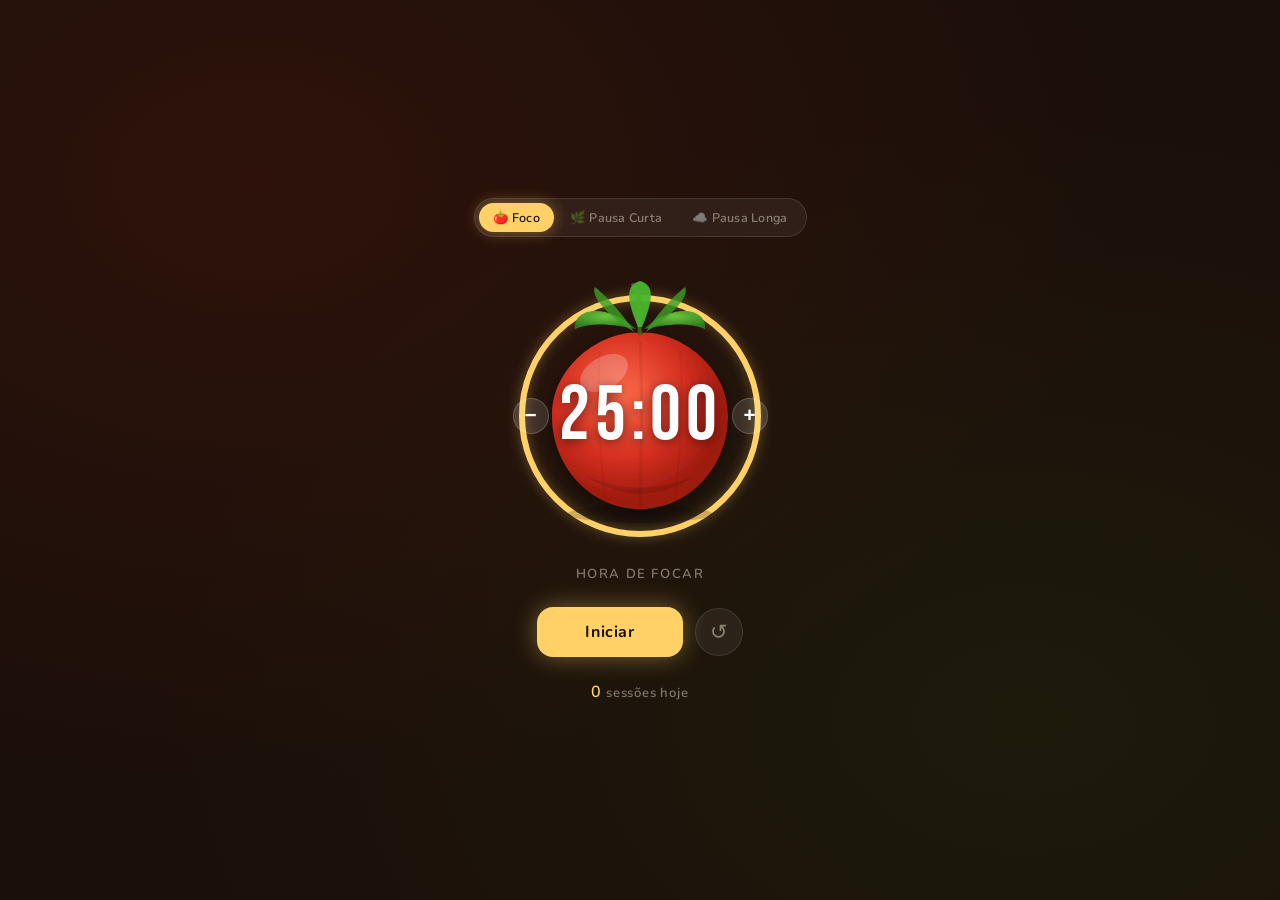
<file: index.html>
<!DOCTYPE html>
<html lang="pt-BR">
  <head>
    <meta charset="UTF-8" />
    <meta name="viewport" content="width=device-width, initial-scale=1.0" />
    <title>Pomodoro 🍅</title>
    <link rel="stylesheet" href="style.css" />
<link href="https://fonts.googleapis.com/css2?family=Bebas+Neue&family=Nunito:wght@400;600;700&display=swap" rel="stylesheet" />
  </head>
  <body>

    <div class="app">

      <div class="tabs">
        <button class="tab active" data-mode="foco">🍅 Foco</button>
        <button class="tab" data-mode="pausa-curta">🌿 Pausa Curta</button>
        <button class="tab" data-mode="pausa-longa">☁️ Pausa Longa</button>
      </div>

      <div class="scene">
        <svg class="scene-svg" viewBox="0 0 280 290" xmlns="http://www.w3.org/2000/svg">
          <defs>
            <radialGradient id="tomatoGrad" cx="40%" cy="35%" r="60%">
              <stop offset="0%" stop-color="#ff6b4a"/>
              <stop offset="60%" stop-color="#d63021"/>
              <stop offset="100%" stop-color="#9e1a0e"/>
            </radialGradient>
            <radialGradient id="leafGrad" cx="50%" cy="30%" r="70%">
              <stop offset="0%" stop-color="#6dcf3e"/>
              <stop offset="100%" stop-color="#2d7a1f"/>
            </radialGradient>
            <filter id="softShadow" x="-20%" y="-20%" width="140%" height="140%">
              <feDropShadow dx="0" dy="6" stdDeviation="8" flood-color="rgba(0,0,0,0.35)"/>
            </filter>
          </defs>

          <g transform="rotate(-90, 140, 155)">
            <circle class="ring-track" cx="140" cy="155" r="118"/>
            <circle class="ring-fill" id="ring" cx="140" cy="155" r="118"/>
          </g>

          <ellipse cx="140" cy="253" rx="72" ry="9" fill="rgba(0,0,0,0.18)"/>

          <path class="tomato-body" filter="url(#softShadow)" d="
            M 140,72 C 108,68 52,100 52,155
            C 52,205 90,248 140,248
            C 190,248 228,205 228,155
            C 228,100 172,68 140,72 Z
          "/>
          <path class="tomato-crease" d="M 85,215 Q 140,238 195,215 Q 168,232 140,233 Q 112,232 85,215 Z"/>
          <path d="M 140,80 Q 143,140 140,248" stroke="rgba(0,0,0,0.07)" stroke-width="3" fill="none"/>
          <path d="M 100,90 Q 95,145 105,240" stroke="rgba(0,0,0,0.05)" stroke-width="2" fill="none"/>
          <path d="M 180,90 Q 185,145 175,240" stroke="rgba(0,0,0,0.05)" stroke-width="2" fill="none"/>
          <ellipse class="tomato-shine" cx="104" cy="112" rx="26" ry="16" transform="rotate(-30, 104, 112)"/>

          <path class="stem" d="M 140,72 C 137,52 143,36 133,24" stroke-linecap="round"/>
          <path class="leaf" d="M 136,68 C 105,40 72,48 75,68 C 92,60 118,64 136,68 Z"/>
          <path class="leaf" d="M 144,68 C 175,40 208,48 205,68 C 188,60 162,64 144,68 Z"/>
          <path class="leaf leaf-mid" d="M 138,66 C 128,42 124,24 140,20 C 156,24 152,42 142,66 Z"/>
          <path class="leaf leaf-side-l" d="M 133,70 C 108,55 90,35 95,26 C 108,36 124,55 135,72 Z"/>
          <path class="leaf leaf-side-r" d="M 147,70 C 172,55 190,35 185,26 C 172,36 156,55 145,72 Z"/>
        </svg>

        <div class="timer-center">
          <div class="adjust-row" id="adjustRow">
            <button class="btn-adjust" id="minusBtn">−</button>
            <div class="timer-display" id="timerDisplay">25:00</div>
            <button class="btn-adjust" id="plusBtn">+</button>
          </div>
        </div>
      </div>

      <p class="mode-label" id="modeLabel">hora de focar</p>

      <div class="controls">
        <button class="btn-start" id="startBtn">Iniciar</button>
        <button class="btn-reset" id="resetBtn">↺</button>
      </div>

      <div class="sessions">
        <span id="sessionCount">0</span> sessões hoje
      </div>

    </div>

    <script src="script.js"></script>
  </body>
</html>
</file>
<file: style.css>
:root {
  --bg: #1b0f0a;
  --surface: rgba(255,255,255,0.06);
  --surface-border: rgba(255,255,255,0.1);
  --accent: #ffd166;
  --accent-glow: rgba(255, 209, 102, 0.4);
  --text: #fef3e2;
  --text-muted: rgba(254,243,226,0.45);
  --radius: 16px;
  --t: 0.25s ease;
}

*, *::before, *::after {
  box-sizing: border-box;
  margin: 0;
  padding: 0;
}

body {
  background: var(--bg);
  background-image:
    radial-gradient(ellipse at 20% 20%, rgba(180,40,20,0.12) 0%, transparent 60%),
    radial-gradient(ellipse at 80% 80%, rgba(45,122,31,0.10) 0%, transparent 60%);
  color: var(--text);
  font-family: 'Nunito', sans-serif;
  min-height: 100vh;
  display: flex;
  align-items: center;
  justify-content: center;
  padding: 24px;
}

.app {
  display: flex;
  flex-direction: column;
  align-items: center;
  gap: 24px;
  width: 100%;
  max-width: 380px;
}

.tabs {
  background: var(--surface);
  border: 1px solid var(--surface-border);
  border-radius: 999px;
  display: flex;
  gap: 2px;
  padding: 4px;
}

.tab {
  background: transparent;
  border: none;
  border-radius: 999px;
  color: var(--text-muted);
  cursor: pointer;
  font-family: 'Nunito', sans-serif;
  font-size: 0.78rem;
  font-weight: 600;
  padding: 6px 14px;
  transition: all var(--t);
  white-space: nowrap;
  letter-spacing: 0.02em;
}

.tab:hover { color: var(--text); }

.tab.active {
  background: var(--accent);
  color: #1b0f0a;
  box-shadow: 0 0 16px var(--accent-glow);
}

.scene {
  position: relative;
  width: 280px;
  height: 290px;
  display: flex;
  align-items: center;
  justify-content: center;
}

.scene-svg {
  position: absolute;
  top: 0; left: 0;
  width: 100%;
  height: 100%;
  overflow: visible;
}

.ring-track {
  fill: none;
  stroke: rgba(255,255,255,0.07);
  stroke-width: 6;
}

.ring-fill {
  fill: none;
  stroke: var(--accent);
  stroke-width: 6;
  stroke-linecap: round;
  transition: stroke-dashoffset 1s linear, stroke 0.4s ease;
  filter: drop-shadow(0 0 6px var(--accent-glow));
}

.tomato-body   { fill: url(#tomatoGrad); }
.tomato-crease { fill: rgba(0,0,0,0.12); }
.tomato-shine  { fill: rgba(255,255,255,0.22); }

.stem {
  fill: none;
  stroke: #3d5c14;
  stroke-width: 4;
}

.leaf          { fill: url(#leafGrad); opacity: 0.95; }
.leaf-mid      { fill: #4ab52e; }
.leaf-side-l,
.leaf-side-r   { fill: #3d9e25; opacity: 0.8; }

.timer-center {
  position: relative;
  z-index: 10;
  display: flex;
  align-items: center;
  justify-content: center;
  margin-top: 20px;
}

.adjust-row {
  display: flex;
  align-items: center;
  gap: 10px;
}

.timer-display {
  font-family: 'Bebas Neue', sans-serif;
  font-size: 4.8rem;
  letter-spacing: 5px;
  color: #fff;
  text-shadow: 0 2px 12px rgba(0,0,0,0.5);
  user-select: none;
  min-width: 160px;
  text-align: center;
}

.btn-adjust {
  background: rgba(255,255,255,0.12);
  border: 1px solid rgba(255,255,255,0.18);
  border-radius: 50%;
  color: #fff;
  cursor: pointer;
  font-size: 1.3rem;
  font-weight: 700;
  width: 36px;
  height: 36px;
  display: flex;
  align-items: center;
  justify-content: center;
  transition: all var(--t);
  line-height: 1;
  opacity: 1;
}

.btn-adjust:hover {
  background: var(--accent);
  color: #1b0f0a;
  border-color: var(--accent);
  transform: scale(1.1);
}

.btn-adjust:active { transform: scale(0.95); }

.btn-adjust.hidden {
  opacity: 0;
  pointer-events: none;
  transform: scale(0.7);
}

.mode-label {
  color: var(--text-muted);
  font-size: 0.82rem;
  font-weight: 600;
  letter-spacing: 0.12em;
  text-transform: uppercase;
  margin-top: -10px;
}

.controls {
  display: flex;
  align-items: center;
  gap: 12px;
}

.btn-start {
  background: var(--accent);
  border: none;
  border-radius: var(--radius);
  color: #1b0f0a;
  cursor: pointer;
  font-family: 'Nunito', sans-serif;
  font-size: 1rem;
  font-weight: 700;
  letter-spacing: 0.04em;
  padding: 14px 48px;
  transition: all var(--t);
  box-shadow: 0 0 24px var(--accent-glow);
}

.btn-start:hover {
  transform: scale(1.05);
  box-shadow: 0 0 36px var(--accent-glow);
}

.btn-start:active { transform: scale(0.97); }

.btn-reset {
  background: var(--surface);
  border: 1px solid var(--surface-border);
  border-radius: 50%;
  color: var(--text-muted);
  cursor: pointer;
  font-size: 1.3rem;
  width: 48px;
  height: 48px;
  display: flex;
  align-items: center;
  justify-content: center;
  transition: all var(--t);
}

.btn-reset:hover {
  color: var(--text);
  border-color: var(--accent);
  transform: rotate(-45deg);
}

.sessions {
  color: var(--text-muted);
  font-size: 0.82rem;
  font-weight: 600;
  letter-spacing: 0.06em;
}

.sessions span {
  color: var(--accent);
  font-size: 1rem;
}

body.mode-pausa-curta {
  --accent: #6bcb77;
  --accent-glow: rgba(107,203,119,0.35);
}

body.mode-pausa-longa {
  --accent: #74b9ff;
  --accent-glow: rgba(116,185,255,0.35);
}

.scene.finished {
  animation: tomato-bounce 0.45s ease 3;
}

@keyframes tomato-bounce {
  0%, 100% { transform: scale(1) rotate(0deg); }
  30%       { transform: scale(1.06) rotate(-2deg); }
  60%       { transform: scale(1.06) rotate(2deg); }
}
</file>
